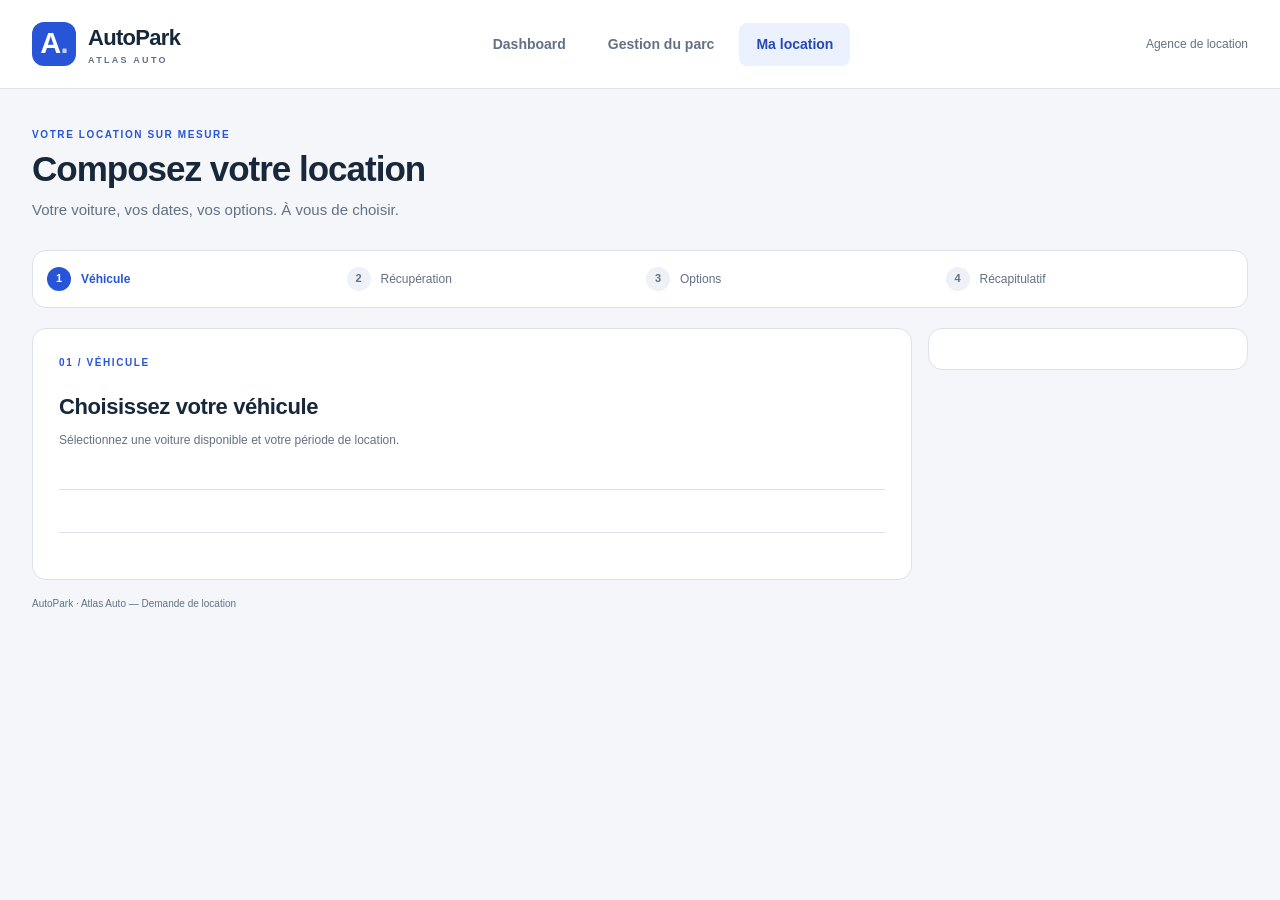
<file: index.html>
<!Doctype html>
<html lang="fr">
  <head>
    <meta charset="UTF-8" />
    <meta name="viewport" content="width=device-width, initial-scale=1.0" />
    <title>Ma location · AutoPark</title>
    <link rel="icon" href="data:," />
    <link rel="stylesheet" href="css/style.css" />
    <link rel="stylesheet" href="css/location.css" />
    <script type="module" src="js/location.js"></script>
  </head>
  <body>
    <header class="site-header">
      <div class="container header-content">
        <a class="brand" href="index.html" aria-label="AutoPark — Accueil">
          <span class="brand-mark" aria-hidden="true">A<span>.</span></span>
          <span>AutoPark<small>ATLAS AUTO</small></span>
        </a>
        <nav aria-label="Navigation principale">
          <a href="#">Dashboard</a>
          <a href="voitures.html">Gestion du parc</a>
          <a href="index.html" aria-current="page">Ma location</a>
        </nav>
        <span class="agency-label">Agence de location</span>
      </div>
    </header>

    <main id="contenu" class="container main-content">
      <section class="page-intro">
        <p class="eyebrow">VOTRE LOCATION SUR MESURE</p>
        <h1>Composez votre location</h1>
        <p>Votre voiture, vos dates, vos options. À vous de choisir.</p>
      </section>

      <div class="etapes">
        <div class="etape active"><span class="numero">1</span>Véhicule</div>
        <div class="etape"><span class="numero">2</span>Récupération</div>
        <div class="etape"><span class="numero">3</span>Options</div>
        <div class="etape"><span class="numero">4</span>Récapitulatif</div>
      </div>

      <div class="grille">
        <section class="boite">
          <p class="eyebrow">01 / VÉHICULE</p>
          <h2>Choisissez votre véhicule</h2>
          <p class="texte">
            Sélectionnez une voiture disponible et votre période de location.
          </p>

          <form id="formulaire-location">
            <div class="voitures" id="liste-voitures"></div>
            <div class="periode"></div>
            <div class="boutons"></div>
          </form>
        </section>

        <aside class="boite resume"></aside>
      </div>

      <p class="pied">AutoPark · Atlas Auto — Demande de location</p>
    </main>
  </body>
</html>
</file>
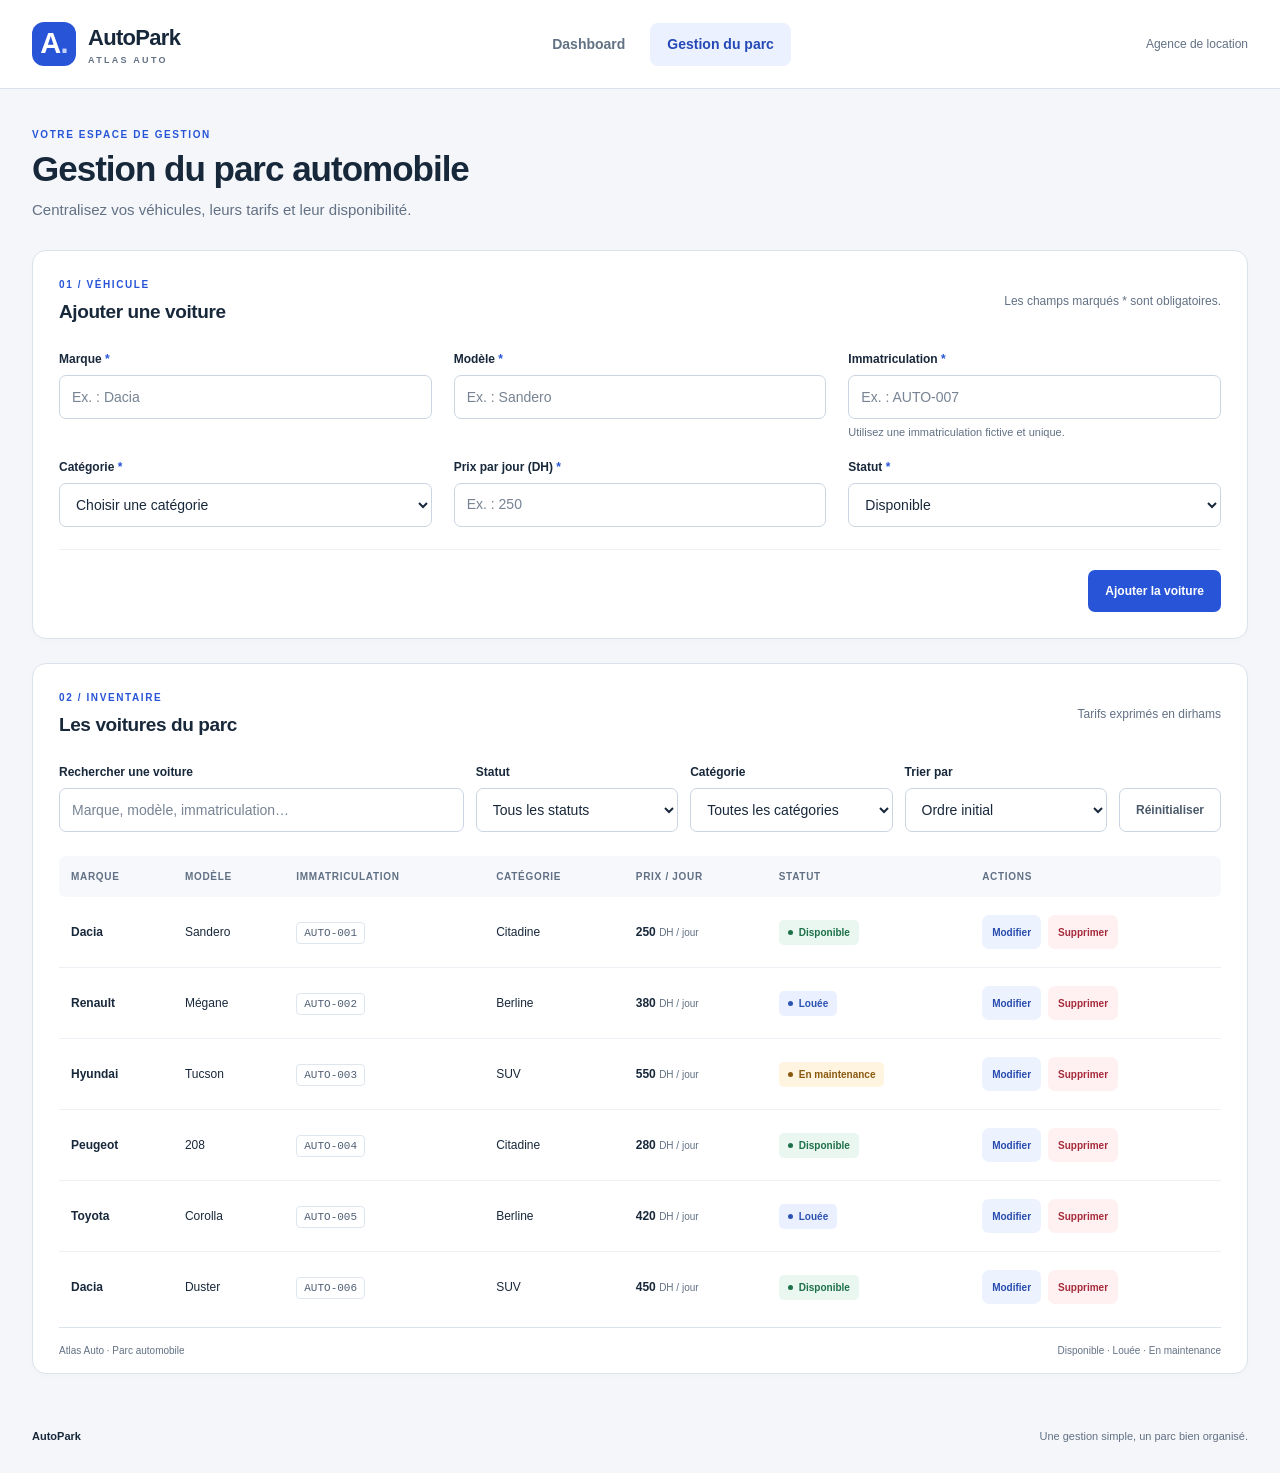
<file: voitures.html>
<!Doctype html>
<html lang="fr">
  <head>
    <meta charset="UTF-8" />
    <meta name="viewport" content="width=device-width, initial-scale=1.0" />
    <meta
      name="description"
      content="AutoPark — Interface de gestion du parc automobile Atlas Auto."
    />
    <title>Gestion du parc · AutoPark</title>
    <link rel="icon" href="data:," />
    <link rel="stylesheet" href="css/style.css" />
    <script type="module" src="js/voitures.js"></script>
  </head>
  <body>
    <a class="skip-link" href="#contenu">Aller au contenu</a>
    <header class="site-header">
      <div class="container header-content">
        <a
          class="brand"
          href="voitures.html"
          aria-label="AutoPark — Gestion du parc"
        >
          <span class="brand-mark" aria-hidden="true">A<span>.</span></span>
          <span>AutoPark<small>ATLAS AUTO</small></span>
        </a>
        <nav aria-label="Navigation principale">
          <!-- index.html est le dashboard à créer par l'apprenant. -->
          <a href="index.html">Dashboard</a>
          <a href="voitures.html" aria-current="page">Gestion du parc</a>
        </nav>
        <span class="agency-label">Agence de location</span>
      </div>
    </header>

    <main id="contenu" class="container main-content">
      <section class="page-intro" aria-labelledby="titre-page">
        <p class="eyebrow">VOTRE ESPACE DE GESTION</p>
        <h1 id="titre-page">Gestion du parc automobile</h1>
        <p>Centralisez vos véhicules, leurs tarifs et leur disponibilité.</p>
      </section>

      <section class="panel" aria-labelledby="titre-formulaire">
        <div class="section-heading">
          <div>
            <p class="eyebrow">01 / VÉHICULE</p>
            <h2 id="titre-formulaire">Ajouter une voiture</h2>
          </div>
          <span class="section-note"
            >Les champs marqués * sont obligatoires.</span
          >
        </div>
        <!-- TODO JS : gérer submit, valider, ajouter ou modifier une voiture. -->
        <form id="formulaire-voiture" novalidate>
          <input type="hidden" id="voiture-id" name="id" value="" />
          <div class="form-grid">
            <div class="field">
              <label for="marque"
                >Marque <span aria-hidden="true">*</span></label
              >
              <input
                id="marque"
                name="marque"
                type="text"
                placeholder="Ex. : Dacia"
                required
                aria-describedby="erreur-marque"
              />
              <small id="erreur-marque" class="field-error"></small>
            </div>
            <div class="field">
              <label for="modele"
                >Modèle <span aria-hidden="true">*</span></label
              >
              <input
                id="modele"
                name="modele"
                type="text"
                placeholder="Ex. : Sandero"
                required
                aria-describedby="erreur-modele"
              />
              <small id="erreur-modele" class="field-error"></small>
            </div>
            <div class="field">
              <label for="immatriculation"
                >Immatriculation <span aria-hidden="true">*</span></label
              >
              <input
                id="immatriculation"
                name="immatriculation"
                type="text"
                placeholder="Ex. : AUTO-007"
                required
                aria-describedby="aide-immatriculation erreur-immatriculation"
              />
              <small id="aide-immatriculation" class="field-help"
                >Utilisez une immatriculation fictive et unique.</small
              >
              <small id="erreur-immatriculation" class="field-error"></small>
            </div>
            <div class="field">
              <label for="categorie"
                >Catégorie <span aria-hidden="true">*</span></label
              >
              <select
                id="categorie"
                name="categorie"
                required
                aria-describedby="erreur-categorie"
              >
                <option value="">Choisir une catégorie</option>
                <option value="Citadine">Citadine</option>
                <option value="Berline">Berline</option>
                <option value="SUV">SUV</option>
              </select>
              <small id="erreur-categorie" class="field-error"></small>
            </div>
            <div class="field">
              <label for="prix-jour"
                >Prix par jour (DH) <span aria-hidden="true">*</span></label
              >
              <input
                id="prix-jour"
                name="prixJour"
                type="number"
                min="0.01"
                step="0.01"
                placeholder="Ex. : 250"
                required
                aria-describedby="erreur-prix-jour"
              />
              <small id="erreur-prix-jour" class="field-error"></small>
            </div>
            <div class="field">
              <label for="statut"
                >Statut <span aria-hidden="true">*</span></label
              >
              <select
                id="statut"
                name="statut"
                required
                aria-describedby="erreur-statut"
              >
                <option value="Disponible">Disponible</option>
                <option value="Louée">Louée</option>
                <option value="En maintenance">En maintenance</option>
              </select>
              <small id="erreur-statut" class="field-error"></small>
            </div>
          </div>
          <div class="form-footer">
            <p
              id="message-formulaire"
              class="feedback"
              role="status"
              aria-live="polite"
            ></p>
            <div class="form-actions">
              <!-- Retirer hidden en JavaScript pendant une modification. -->
              <button
                id="annuler-modification"
                class="button button-secondary"
                type="button"
                hidden
              >
                Annuler la modification
              </button>
              <button
                id="bouton-enregistrer"
                class="button button-primary"
                type="submit"
              >
                Ajouter la voiture
              </button>
            </div>
          </div>
        </form>
      </section>

      <section class="panel inventory-panel" aria-labelledby="titre-inventaire">
        <div class="section-heading">
          <div>
            <p class="eyebrow">02 / INVENTAIRE</p>
            <h2 id="titre-inventaire">Les voitures du parc</h2>
          </div>
          <span class="section-note">Tarifs exprimés en dirhams</span>
        </div>
        <!-- TODO JS : combiner recherche, filtres et tri. -->
        <div class="toolbar">
          <div class="field search-field">
            <label for="recherche">Rechercher une voiture</label>
            <input
              id="recherche"
              type="search"
              placeholder="Marque, modèle, immatriculation…"
            />
          </div>
          <div class="field">
            <label for="filtre-statut">Statut</label>
            <select id="filtre-statut">
              <option value="">Tous les statuts</option>
              <option value="Disponible">Disponible</option>
              <option value="Louée">Louée</option>
              <option value="En maintenance">En maintenance</option>
            </select>
          </div>
          <div class="field">
            <label for="filtre-categorie">Catégorie</label>
            <select id="filtre-categorie">
              <option value="">Toutes les catégories</option>
              <option value="Citadine">Citadine</option>
              <option value="Berline">Berline</option>
              <option value="SUV">SUV</option>
            </select>
          </div>
          <div class="field">
            <label for="tri-prix">Trier par</label>
            <select id="tri-prix">
              <option value="">Ordre initial</option>
              <option value="croissant">Prix croissant</option>
              <option value="decroissant">Prix décroissant</option>
            </select>
          </div>
          <button
            id="reinitialiser-filtres"
            type="button"
            class="button button-secondary"
          >
            Réinitialiser
          </button>
        </div>
        <p
          id="message-parc"
          class="feedback inventory-feedback"
          role="status"
          aria-live="polite"
        ></p>
        <div
          class="table-scroll"
          role="region"
          aria-label="Tableau des voitures : défilement horizontal possible"
          tabindex="0"
        >
          <table>
            <caption class="sr-only">
              Liste des voitures du parc et actions de gestion
            </caption>
            <thead>
              <tr>
                <th scope="col">Marque</th>
                <th scope="col">Modèle</th>
                <th scope="col">Immatriculation</th>
                <th scope="col">Catégorie</th>
                <th scope="col">Prix / jour</th>
                <th scope="col">Statut</th>
                <th scope="col">Actions</th>
              </tr>
            </thead>
            <!-- Lignes de démonstration statiques : à remplacer par un affichage JS.
               data-id identifie la voiture ; data-action indique l'action. -->
            <tbody id="liste-voitures">
              <tr>
                <td><strong>Dacia</strong></td>
                <td>Sandero</td>
                <td><span class="registration">AUTO-001</span></td>
                <td>Citadine</td>
                <td class="price">250 <span>DH / jour</span></td>
                <td><span class="badge badge-disponible">Disponible</span></td>
                 <td>
                  <div class="row-actions">
                    <button
                      type="button"
                      class="button button-edit"
                      data-action="modifier"
                      data-id="1"
                      aria-label="Modifier Dacia Sandero, AUTO-001"
                    >
                      Modifier
                    </button>
                    <button
                      type="button"
                      class="button button-delete"
                      data-action="supprimer"
                      data-id="1"
                      aria-label="Supprimer Dacia Sandero, AUTO-001"
                    >
                      Supprimer
                    </button>
                  </div>
                </td>
              </tr>
              <tr>
                <td><strong>Renault</strong></td>
                <td>Mégane</td>
                <td><span class="registration">AUTO-002</span></td>
                <td>Berline</td>
                <td class="price">380 <span>DH / jour</span></td>
                <td><span class="badge badge-louee">Louée</span></td>
                <td>
                  <div class="row-actions">
                    <button
                      type="button"
                      class="button button-edit"
                      data-action="modifier"
                      data-id="2"
                      aria-label="Modifier Renault Mégane, AUTO-002"
                    >
                      Modifier
                    </button>
                    <button
                      type="button"
                      class="button button-delete"
                      data-action="supprimer"
                      data-id="2"
                      aria-label="Supprimer Renault Mégane, AUTO-002"
                    >
                      Supprimer
                    </button>
                  </div>
                </td>
              </tr>
              <tr>
                <td><strong>Hyundai</strong></td>
                <td>Tucson</td>
                <td><span class="registration">AUTO-003</span></td>
                <td>SUV</td>
                <td class="price">550 <span>DH / jour</span></td>
                <td>
                  <span class="badge badge-maintenance">En maintenance</span>
                </td>
                <td>
                  <div class="row-actions">
                    <button
                      type="button"
                      class="button button-edit"
                      data-action="modifier"
                      data-id="3"
                      aria-label="Modifier Hyundai Tucson, AUTO-003"
                    >
                      Modifier
                    </button>
                    <button
                      type="button"
                      class="button button-delete"
                      data-action="supprimer"
                      data-id="3"
                      aria-label="Supprimer Hyundai Tucson, AUTO-003"
                    >
                      Supprimer
                    </button>
                  </div>
                </td>
              </tr>
              <tr>
                <td><strong>Peugeot</strong></td>
                <td>208</td>
                <td><span class="registration">AUTO-004</span></td>
                <td>Citadine</td>
                <td class="price">280 <span>DH / jour</span></td>
                <td><span class="badge badge-disponible">Disponible</span></td>
                <td>
                  <div class="row-actions">
                    <button
                      type="button"
                      class="button button-edit"
                      data-action="modifier"
                      data-id="4"
                      aria-label="Modifier Peugeot 208, AUTO-004"
                    >
                      Modifier
                    </button>
                    <button
                      type="button"
                      class="button button-delete"
                      data-action="supprimer"
                      data-id="4"
                      aria-label="Supprimer Peugeot 208, AUTO-004"
                    >
                      Supprimer
                    </button>
                  </div>
                </td>
              </tr>
              <tr>
                <td><strong>Toyota</strong></td>
                <td>Corolla</td>
                <td><span class="registration">AUTO-005</span></td>
                <td>Berline</td>
                <td class="price">420 <span>DH / jour</span></td>
                <td><span class="badge badge-louee">Louée</span></td>
                <td>
                  <div class="row-actions">
                    <button
                      type="button"
                      class="button button-edit"
                      data-action="modifier"
                      data-id="5"
                      aria-label="Modifier Toyota Corolla, AUTO-005"
                    >
                      Modifier
                    </button>
                    <button
                      type="button"
                      class="button button-delete"
                      data-action="supprimer"
                      data-id="5"
                      aria-label="Supprimer Toyota Corolla, AUTO-005"
                    >
                      Supprimer
                    </button>
                  </div>
                </td>
              </tr>
              <tr>
                <td><strong>Dacia</strong></td>
                <td>Duster</td>
                <td><span class="registration">AUTO-006</span></td>
                <td>SUV</td>
                <td class="price">450 <span>DH / jour</span></td>
                <td><span class="badge badge-disponible">Disponible</span></td>
                <td>
                  <div class="row-actions">
                    <button
                      type="button"
                      class="button button-edit"
                      data-action="modifier"
                      data-id="6"
                      aria-label="Modifier Dacia Duster, AUTO-006"
                    >
                      Modifier
                    </button>
                    <button
                      type="button"
                      class="button button-delete"
                      data-action="supprimer"
                      data-id="6"
                      aria-label="Supprimer Dacia Duster, AUTO-006"
                    >
                      Supprimer
                    </button>
                  </div>
                </td>
              </tr>
            </tbody>
          </table>
        </div>
        <!-- TODO JS : afficher ce message si le parc ou le résultat est vide. -->
        <div id="etat-vide" class="empty-state" hidden>
          <h3>Aucune voiture à afficher</h3>
          <p id="texte-etat-vide">
            Ajoutez une voiture ou modifiez vos critères de recherche.
          </p>
        </div>
        <div class="table-footer">
          <span>Atlas Auto · Parc automobile</span
          ><span>Disponible · Louée · En maintenance</span>
        </div>
      </section>
    </main>
    <footer class="site-footer container">
      <span>AutoPark</span>
      <p>Une gestion simple, un parc bien organisé.</p>
    </footer>
  </body>
</html>
</file>
<file: css/style.css>
:root {
  --page: #f4f6fa;
  --surface: #ffffff;
  --text: #18283b;
  --muted: #627184;
  --border: #dbe2eb;
  --primary: #2855d7;
  --primary-dark: #1e41a6;
  --radius: 14px;
}
* {
  box-sizing: border-box;
}
body {
  margin: 0;
  background: var(--page);
  color: var(--text);
  font-family: Arial, Helvetica, sans-serif;
  font-size: 14px;
  line-height: 1.5;
}
button,
input,
select {
  font: inherit;
}
a {
  color: inherit;
}
button,
select {
  cursor: pointer;
}
button {
  border: 0;
}
[hidden] {
  display: none !important;
}
.container {
  width: min(1240px, calc(100% - 64px));
  margin: 0 auto;
}
.site-header {
  background: var(--surface);
  border-bottom: 1px solid var(--border);
}
.header-content {
  min-height: 88px;
  display: flex;
  align-items: center;
  justify-content: space-between;
  gap: 28px;
}
.brand {
  display: flex;
  gap: 12px;
  align-items: center;
  text-decoration: none;
  font-size: 22px;
  font-weight: 800;
  letter-spacing: -0.7px;
}
.brand-mark {
  display: flex;
  align-items: center;
  justify-content: center;
  width: 44px;
  height: 44px;
  border-radius: 12px;
  background: var(--primary);
  color: white;
  font-size: 29px;
}
.brand-mark span {
  color: #c4d2ff;
}
.brand small {
  display: block;
  color: var(--muted);
  font-size: 9px;
  letter-spacing: 2.3px;
}
nav {
  display: flex;
  gap: 8px;
}
nav a {
  padding: 11px 17px;
  border-radius: 8px;
  color: var(--muted);
  font-weight: 700;
  text-decoration: none;
}
nav a:hover {
  background: #f2f5fb;
  color: var(--text);
}
nav a[aria-current="page"] {
  background: #ecf1ff;
  color: #2449b5;
}
.agency-label {
  color: var(--muted);
  font-size: 12px;
}
.main-content {
  padding-top: 38px;
  padding-bottom: 30px;
}
.page-intro {
  margin-bottom: 28px;
}
.eyebrow {
  margin: 0 0 6px;
  color: var(--primary);
  font-size: 10px;
  font-weight: 800;
  letter-spacing: 1.6px;
}
h1,
h2,
h3,
p {
  margin-top: 0;
}
h1 {
  margin-bottom: 9px;
  font-size: clamp(26px, 3vw, 35px);
  line-height: 1.2;
  letter-spacing: -1px;
}
.page-intro > p:last-child {
  margin-bottom: 0;
  color: var(--muted);
  font-size: 15px;
}
h2 {
  margin-bottom: 0;
  font-size: 19px;
  letter-spacing: -0.4px;
}
.panel {
  padding: 26px;
  margin-bottom: 24px;
  border: 1px solid var(--border);
  border-radius: var(--radius);
  background: var(--surface);
  box-shadow: 0 3px 10px #18283b04;
}
.section-heading {
  display: flex;
  justify-content: space-between;
  align-items: center;
  gap: 16px;
  margin-bottom: 24px;
}
.section-note {
  color: var(--muted);
  font-size: 12px;
}
.form-grid {
  display: grid;
  grid-template-columns: repeat(3, minmax(0, 1fr));
  gap: 17px 22px;
}
.field {
  display: flex;
  flex-direction: column;
  min-width: 0;
}
label {
  margin-bottom: 7px;
  font-size: 12px;
  font-weight: 700;
}
label span {
  color: var(--primary);
}
input,
select {
  width: 100%;
  min-height: 44px;
  padding: 10px 12px;
  border: 1px solid #cbd5e1;
  border-radius: 7px;
  background: white;
  color: var(--text);
}
input::placeholder {
  color: #778393;
}
input:focus,
select:focus {
  outline: 3px solid #dce5ff;
  border-color: var(--primary);
}
input[aria-invalid="true"],
select[aria-invalid="true"] {
  border-color: #b42336;
}
.field-help {
  margin-top: 5px;
  color: var(--muted);
  font-size: 11px;
}
.field-error {
  margin-top: 5px;
  color: #ae2134;
  font-size: 12px;
}
.field-error:empty {
  display: none;
}
.form-footer {
  display: flex;
  justify-content: space-between;
  align-items: center;
  gap: 18px;
  border-top: 1px solid #edf0f5;
  padding-top: 20px;
  margin-top: 22px;
}
.form-actions {
  display: flex;
  gap: 10px;
  margin-left: auto;
}
.button {
  display: inline-flex;
  align-items: center;
  justify-content: center;
  min-height: 42px;
  padding: 10px 16px;
  border: 1px solid transparent;
  border-radius: 7px;
  font-weight: 700;
  font-size: 12px;
  white-space: nowrap;
}
.button-primary {
  background: var(--primary);
  color: white;
}
.button-primary:hover {
  background: var(--primary-dark);
}
.button-secondary {
  background: white;
  border-color: #cbd5e1;
  color: #4b5a6c;
}
.button-secondary:hover {
  background: #f3f6fa;
}
.button-edit {
  background: #edf2ff;
  color: #284cae;
}
.button-edit:hover {
  background: #dee7ff;
}
.button-delete {
  background: #fff0f1;
  color: #a52b3b;
}
.button-delete:hover {
  background: #ffdde1;
}
.feedback {
  margin: 0;
  font-size: 13px;
}
.feedback.success {
  color: #167348;
}
.feedback.error {
  color: #ae2134;
}
.inventory-panel {
  padding-bottom: 0;
  overflow: hidden;
}
.toolbar {
  display: grid;
  grid-template-columns: minmax(210px, 2fr) repeat(3, minmax(130px, 1fr)) auto;
  align-items: end;
  gap: 12px;
  margin-bottom: 24px;
}
.toolbar .button {
  min-height: 44px;
}
.inventory-feedback:not(:empty) {
  margin-bottom: 16px;
}
.table-scroll {
  overflow-x: auto;
}
table {
  width: 100%;
  border-collapse: collapse;
  text-align: left;
  white-space: nowrap;
}
th {
  padding: 13px 12px;
  background: #f6f8fc;
  color: #617084;
  font-size: 10px;
  text-transform: uppercase;
  letter-spacing: 0.7px;
}
th:first-child {
  border-radius: 7px 0 0 7px;
}
th:last-child {
  border-radius: 0 7px 7px 0;
}
td {
  padding: 18px 12px;
  border-bottom: 1px solid #edf0f5;
  font-size: 12px;
}
tbody tr:last-child td {
  border-bottom: none;
}
tbody tr:hover {
  background: #fbfcff;
}
.registration {
  padding: 4px 7px;
  border: 1px solid #e0e6ee;
  border-radius: 4px;
  color: #506075;
  font-family: monospace;
  font-size: 11px;
}
.price {
  font-weight: 700;
}
.price span {
  font-size: 10px;
  font-weight: 400;
  color: var(--muted);
}
.badge {
  display: inline-flex;
  align-items: center;
  gap: 6px;
  padding: 5px 9px;
  border-radius: 5px;
  font-weight: 700;
  font-size: 10px;
}
.badge::before {
  content: "";
  width: 5px;
  height: 5px;
  border-radius: 50%;
  background: currentColor;
}
.badge-disponible {
  background: #eaf7f0;
  color: #1d7048;
}
.badge-louee {
  background: #eaf0ff;
  color: #2c53b1;
}
.badge-maintenance {
  background: #fff4df;
  color: #8a5910;
}
.row-actions {
  display: flex;
  gap: 7px;
}
.row-actions .button {
  min-height: 34px;
  padding: 7px 9px;
  font-size: 10px;
}
.empty-state {
  padding: 36px 16px;
  text-align: center;
  color: var(--muted);
}
.empty-state h3 {
  color: var(--text);
  font-size: 16px;
}
.empty-state p {
  margin-bottom: 0;
}
.table-footer {
  display: flex;
  justify-content: space-between;
  gap: 12px;
  margin-top: 5px;
  padding: 15px 0;
  border-top: 1px solid var(--border);
  color: var(--muted);
  font-size: 10px;
}
.site-footer {
  display: flex;
  justify-content: space-between;
  gap: 16px;
  padding-bottom: 28px;
  color: var(--muted);
  font-size: 11px;
}
.site-footer > span {
  color: var(--text);
  font-weight: 800;
}
.site-footer p {
  margin: 0;
}
:focus-visible {
  outline: 3px solid #2855d7;
  outline-offset: 3px;
}
.sr-only {
  position: absolute;
  width: 1px;
  height: 1px;
  padding: 0;
  margin: -1px;
  overflow: hidden;
  clip: rect(0, 0, 0, 0);
  white-space: nowrap;
  border: 0;
}
.skip-link {
  position: absolute;
  top: 8px;
  left: 8px;
  z-index: 10;
  padding: 10px;
  background: white;
  transform: translateY(-160%);
}
.skip-link:focus {
  transform: translateY(0);
}
@media (max-width: 1100px) {
  .toolbar {
    grid-template-columns: repeat(3, minmax(0, 1fr));
  }
  .search-field {
    grid-column: span 2;
  }
  .agency-label {
    display: none;
  }
}
@media (max-width: 760px) {
  .container {
    width: calc(100% - 32px);
  }
  .header-content {
    flex-wrap: wrap;
    gap: 14px;
    padding: 18px 0;
  }
  nav {
    width: 100%;
  }
  nav a {
    flex: 1;
    text-align: center;
    padding: 10px;
  }
  .main-content {
    padding-top: 28px;
  }
  .panel {
    padding: 20px;
  }
  .inventory-panel {
    padding-bottom: 0;
  }
  .section-heading {
    align-items: flex-start;
    flex-direction: column;
    gap: 8px;
  }
  .form-grid {
    grid-template-columns: repeat(2, minmax(0, 1fr));
  }
  .toolbar {
    grid-template-columns: repeat(2, minmax(0, 1fr));
  }
  .search-field {
    grid-column: 1 / -1;
  }
  .table-footer {
    flex-direction: column;
    gap: 4px;
  }
}
@media (max-width: 480px) {
  .form-grid,
  .toolbar {
    grid-template-columns: 1fr;
  }
  .form-footer,
  .form-actions {
    flex-direction: column;
    align-items: stretch;
    width: 100%;
  }
  .form-actions {
    margin-left: 0;
  }
  .site-footer {
    flex-direction: column;
    gap: 5px;
  }
}




/* dashboard */
* {
    margin: 0;
    padding: 0;
    box-sizing: border-box;
}

.header {
    width: 100%;
    background-color: white;
    border-bottom: 1px solid #e2e8f0;
}

.navbar {
    max-width: 1100px;
    min-height: 75px;
    margin: auto;
    padding: 0 20px;

    display: flex;
    justify-content: space-between;
    align-items: center;
}

.logo {
    display: flex;
    align-items: center;
    gap: 10px;
    text-decoration: none;
    color: #1e293b;
}

.logo-icon {
    width: 35px;
    height: 35px;
    background-color: #2d50ed;
    color: white;
    border-radius: 8px;

    display: flex;
    justify-content: center;
    align-items: center;

    font-weight: bold;
}

.logo-text h2 {
    font-size: 18px;
}

.logo-text span {
    display: block;
    font-size: 9px;
    letter-spacing: 2px;
    color: #64748b;
}

.nav-links {
    display: flex;
    align-items: center;
    gap: 10px;
    list-style: none;
}

.nav-links a {
    text-decoration: none;
    color: #64748b;
    padding: 10px 15px;
    border-radius: 7px;
    font-size: 14px;
}

.nav-links a:hover,
.nav-links a.active {
    background-color: #eef2ff;
    color: #2d50ed;
}

.nav-right {
    color: #64748b;
    font-size: 13px;
}



@media (max-width: 650px) {
    .navbar {
        flex-direction: column;
        padding: 15px;
        gap: 15px;
    }

    .nav-links {
        flex-wrap: wrap;
        justify-content: center;
    }

    .nav-right {
        display: none;
    }
}
</file>
<file: css/location.css>
/* ===== Page "Ma location" ===== */

/* ---- Etapes ---- */
.etapes {
  display: grid;
  grid-template-columns: repeat(4, 1fr);
  gap: 12px;
  padding: 16px 14px;
  margin-bottom: 20px;
  background: #ffffff;
  border: 1px solid #dbe2eb;
  border-radius: 14px;
}
.etape {
  display: flex;
  align-items: center;
  gap: 10px;
  color: #627184;
  font-size: 12px;
}
.numero {
  display: flex;
  align-items: center;
  justify-content: center;
  width: 24px;
  height: 24px;
  border-radius: 50%;
  background: #eef1f7;
  font-size: 11px;
  font-weight: bold;
}
.etape.active {
  color: #2855d7;
  font-weight: bold;
}
.etape.active .numero {
  background: #2855d7;
  color: #ffffff;
}

/* ---- Grille 2 colonnes ---- */
.grille {
  display: grid;
  grid-template-columns: 1fr 320px;
  gap: 16px;
  align-items: start;
}
.boite {
  padding: 26px;
  background: #ffffff;
  border: 1px solid #dbe2eb;
  border-radius: 14px;
}
.boite h2 {
  margin-bottom: 8px;
  font-size: 22px;
}
.boite .eyebrow {
  margin-bottom: 20px;
}
.texte {
  margin-bottom: 18px;
  color: #627184;
  font-size: 12px;
}

/* ---- Voitures ---- */
.voitures {
  display: grid;
  grid-template-columns: repeat(3, 1fr);
  gap: 12px;
  margin-bottom: 22px;
}
.voiture {
  position: relative;
  display: flex;
  flex-direction: column;
  gap: 6px;
  margin: 0;
  padding: 14px;
  border: 1px solid #dbe2eb;
  border-radius: 10px;
  background: #ffffff;
  cursor: pointer;
  font-weight: normal;
}
.voiture:hover {
  border-color: #aebcf0;
}
.voiture input {
  position: absolute;
  opacity: 0;
  width: 1px;
  min-height: 0;
  padding: 0;
}
.voiture:has(input:checked) {
  padding: 13px;
  border: 2px solid #2855d7;
  background: #f7f9ff;
}
.type {
  align-self: flex-start;
  padding: 6px 10px;
  margin-bottom: 8px;
  border-radius: 4px;
  background: #eaf0ff;
  color: #2c53b1;
  font-size: 9px;
  font-weight: bold;
}
.nom {
  color: #18283b;
  font-size: 13px;
  font-weight: bold;
}
.statut {
  color: #1d7048;
  font-size: 10px;
}
.prix {
  margin-top: 6px;
  color: #2855d7;
  font-size: 13px;
  font-weight: bold;
}
.rond {
  position: absolute;
  top: 16px;
  right: 14px;
  width: 14px;
  height: 14px;
  border: 1px solid #cbd5e1;
  border-radius: 50%;
  background: #ffffff;
}
.voiture:has(input:checked) .rond {
  border: 4px solid #2855d7;
  box-shadow: 0 0 0 1px #2855d7;
}
.voiture:has(input:focus-visible) {
  outline: 3px solid #2855d7;
  outline-offset: 2px;
}

/* ---- Periode ---- */
.periode {
  padding-top: 20px;
  border-top: 1px solid #dbe2eb;
}
.periode h3 {
  margin-bottom: 18px;
  font-size: 14px;
}
.dates {
  display: grid;
  grid-template-columns: 1fr 1fr;
  gap: 16px;
  margin-bottom: 18px;
}
.champ {
  display: flex;
  flex-direction: column;
}
.info {
  margin: 0;
  padding: 12px 14px;
  border-radius: 6px;
  background: #eef2ff;
  color: #2449b5;
  font-size: 11px;
}
.info.gris-fond {
  background: #f3f5f9;
  color: #627184;
}

/* ---- Boutons ---- */
.boutons {
  display: flex;
  justify-content: space-between;
  margin-top: 22px;
  padding-top: 20px;
  border-top: 1px solid #dbe2eb;
}
.btn {
  padding: 12px 20px;
  border-radius: 7px;
  font-size: 12px;
  font-weight: bold;
}
.btn.blanc {
  background: #ffffff;
  border: 1px solid #cbd5e1;
  color: #18283b;
}
.btn.blanc:hover {
  background: #f3f6fa;
}
.btn.bleu {
  min-width: 116px;
  background: #2855d7;
  color: #ffffff;
}
.btn.bleu:hover {
  background: #1e41a6;
}

/* ---- Resume ---- */
.resume {
  padding: 20px;
  font-size: 11px;
}
.resume h2 {
  font-size: 16px;
}
.sous-titre {
  margin-bottom: 14px;
  color: #627184;
}
.resume hr {
  border: 0;
  border-top: 1px solid #dbe2eb;
  margin: 14px 0;
}
.date {
  margin-bottom: 4px;
  font-size: 12px;
  font-weight: bold;
}
.gris {
  margin-bottom: 12px;
  color: #627184;
  font-size: 10px;
}
.ligne {
  display: flex;
  justify-content: space-between;
  margin-bottom: 8px;
  color: #627184;
}
.ligne b {
  color: #18283b;
}
.total {
  display: flex;
  justify-content: space-between;
  align-items: center;
  margin-bottom: 14px;
  font-weight: bold;
}
.total strong {
  color: #2855d7;
  font-size: 22px;
}

/* ---- Pied ---- */
.pied {
  margin-top: 16px;
  color: #627184;
  font-size: 10px;
}

/* ---- Responsive ---- */
@media (max-width: 900px) {
  .grille {
    grid-template-columns: 1fr;
  }
}
@media (max-width: 650px) {
  .etapes {
    grid-template-columns: repeat(2, 1fr);
  }
  .voitures,
  .dates {
    grid-template-columns: 1fr;
  }
}
</file>
